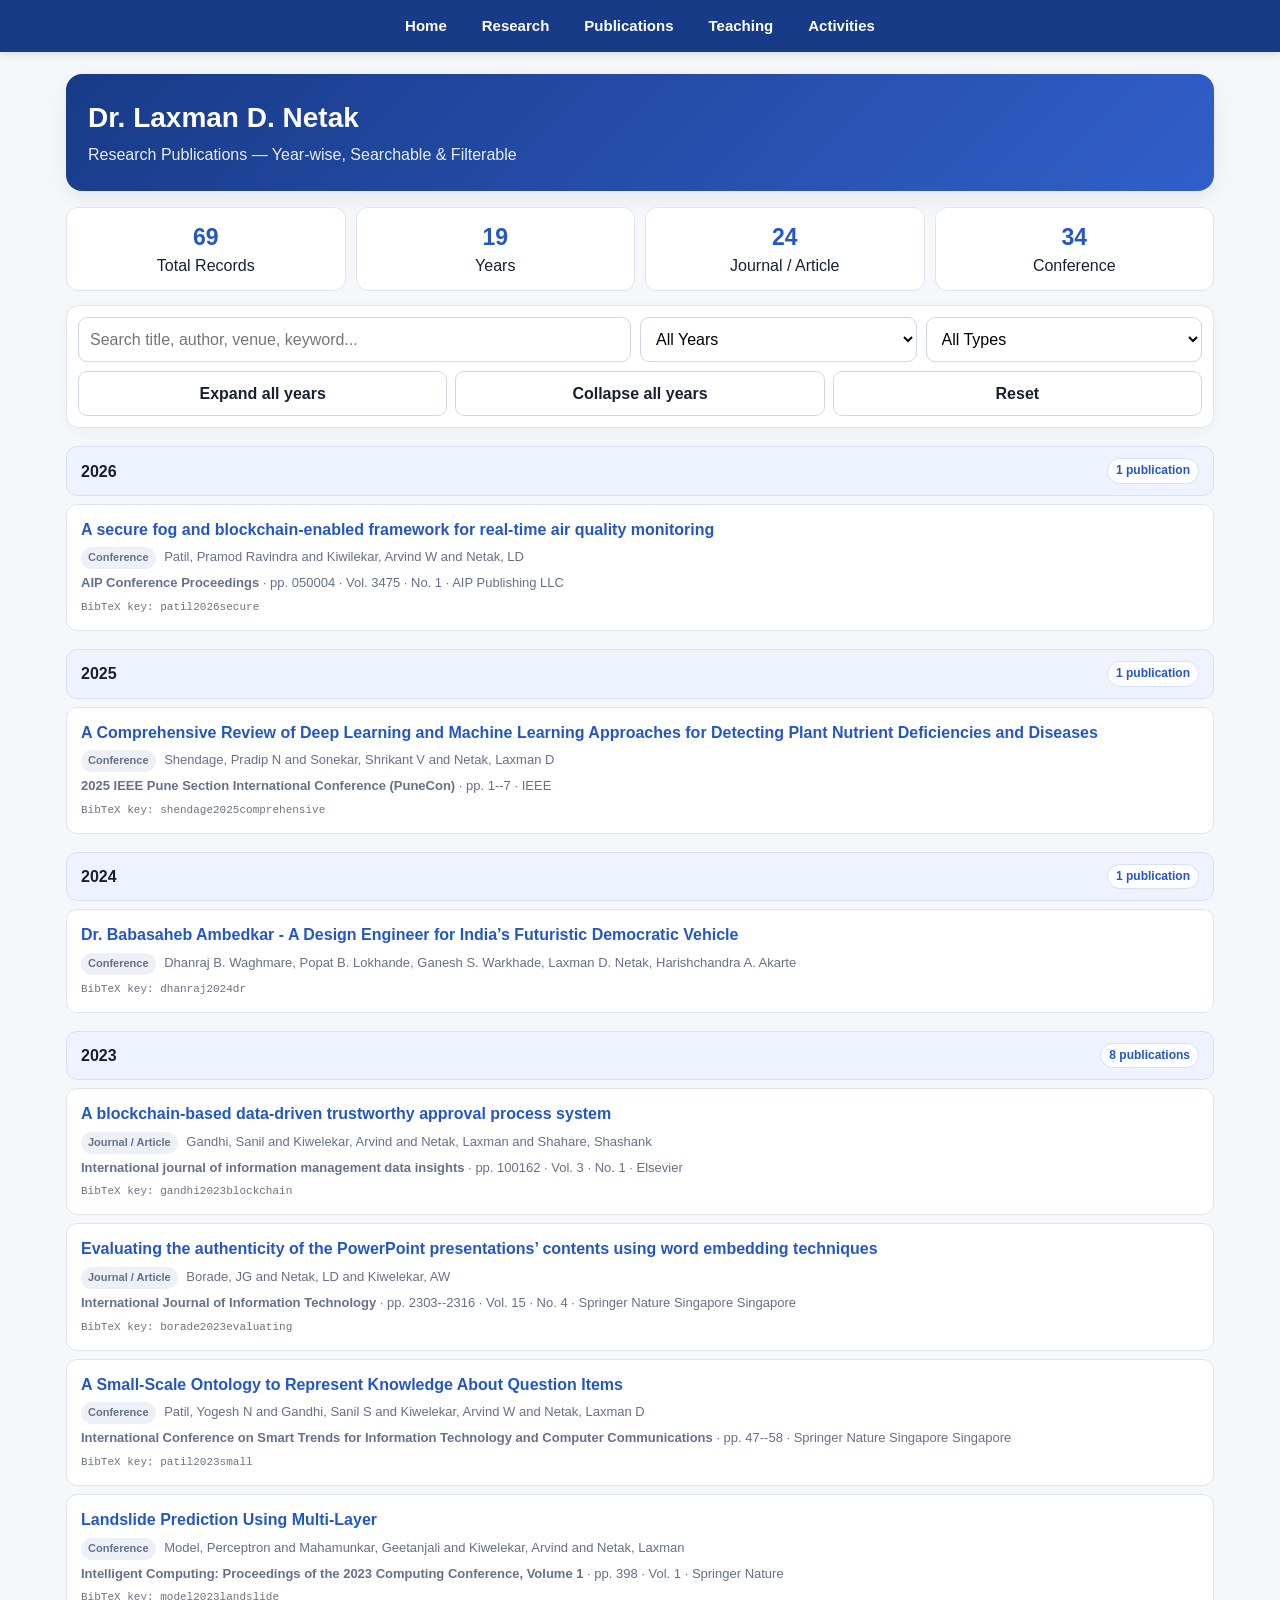
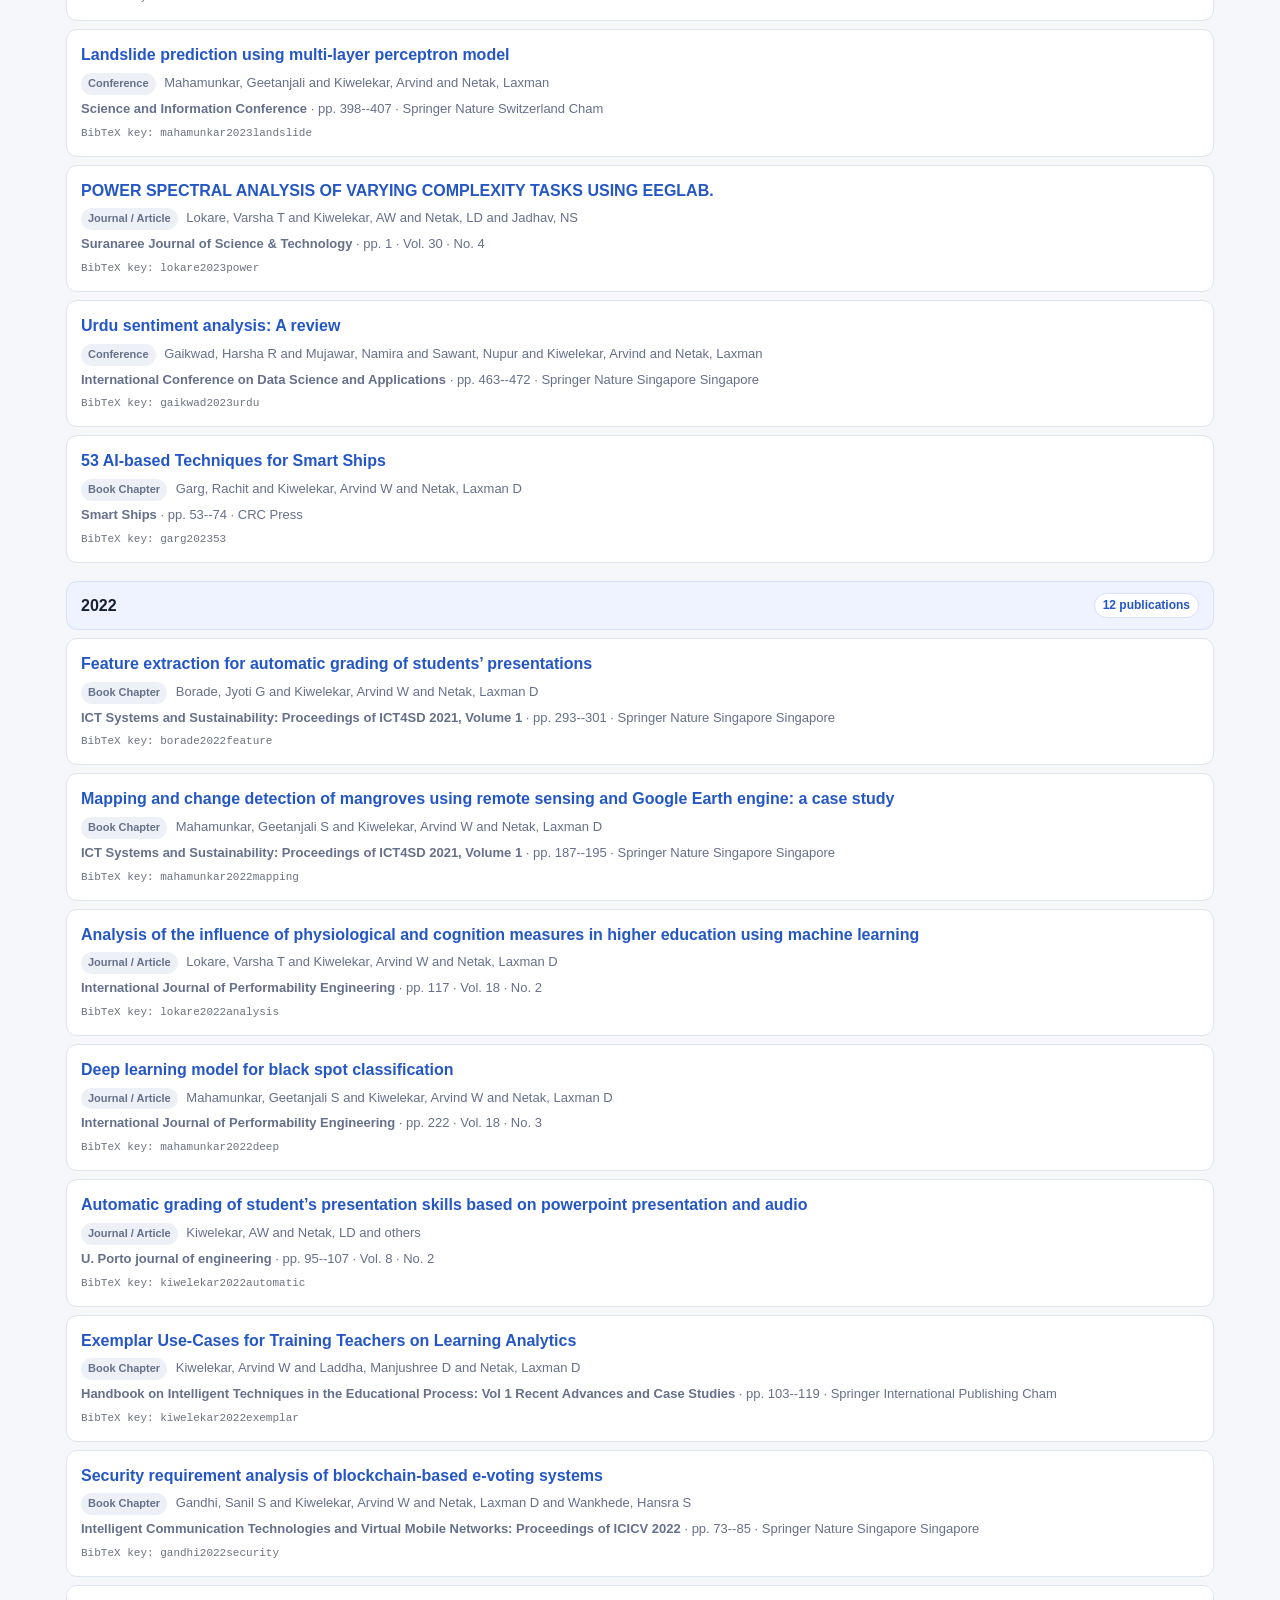
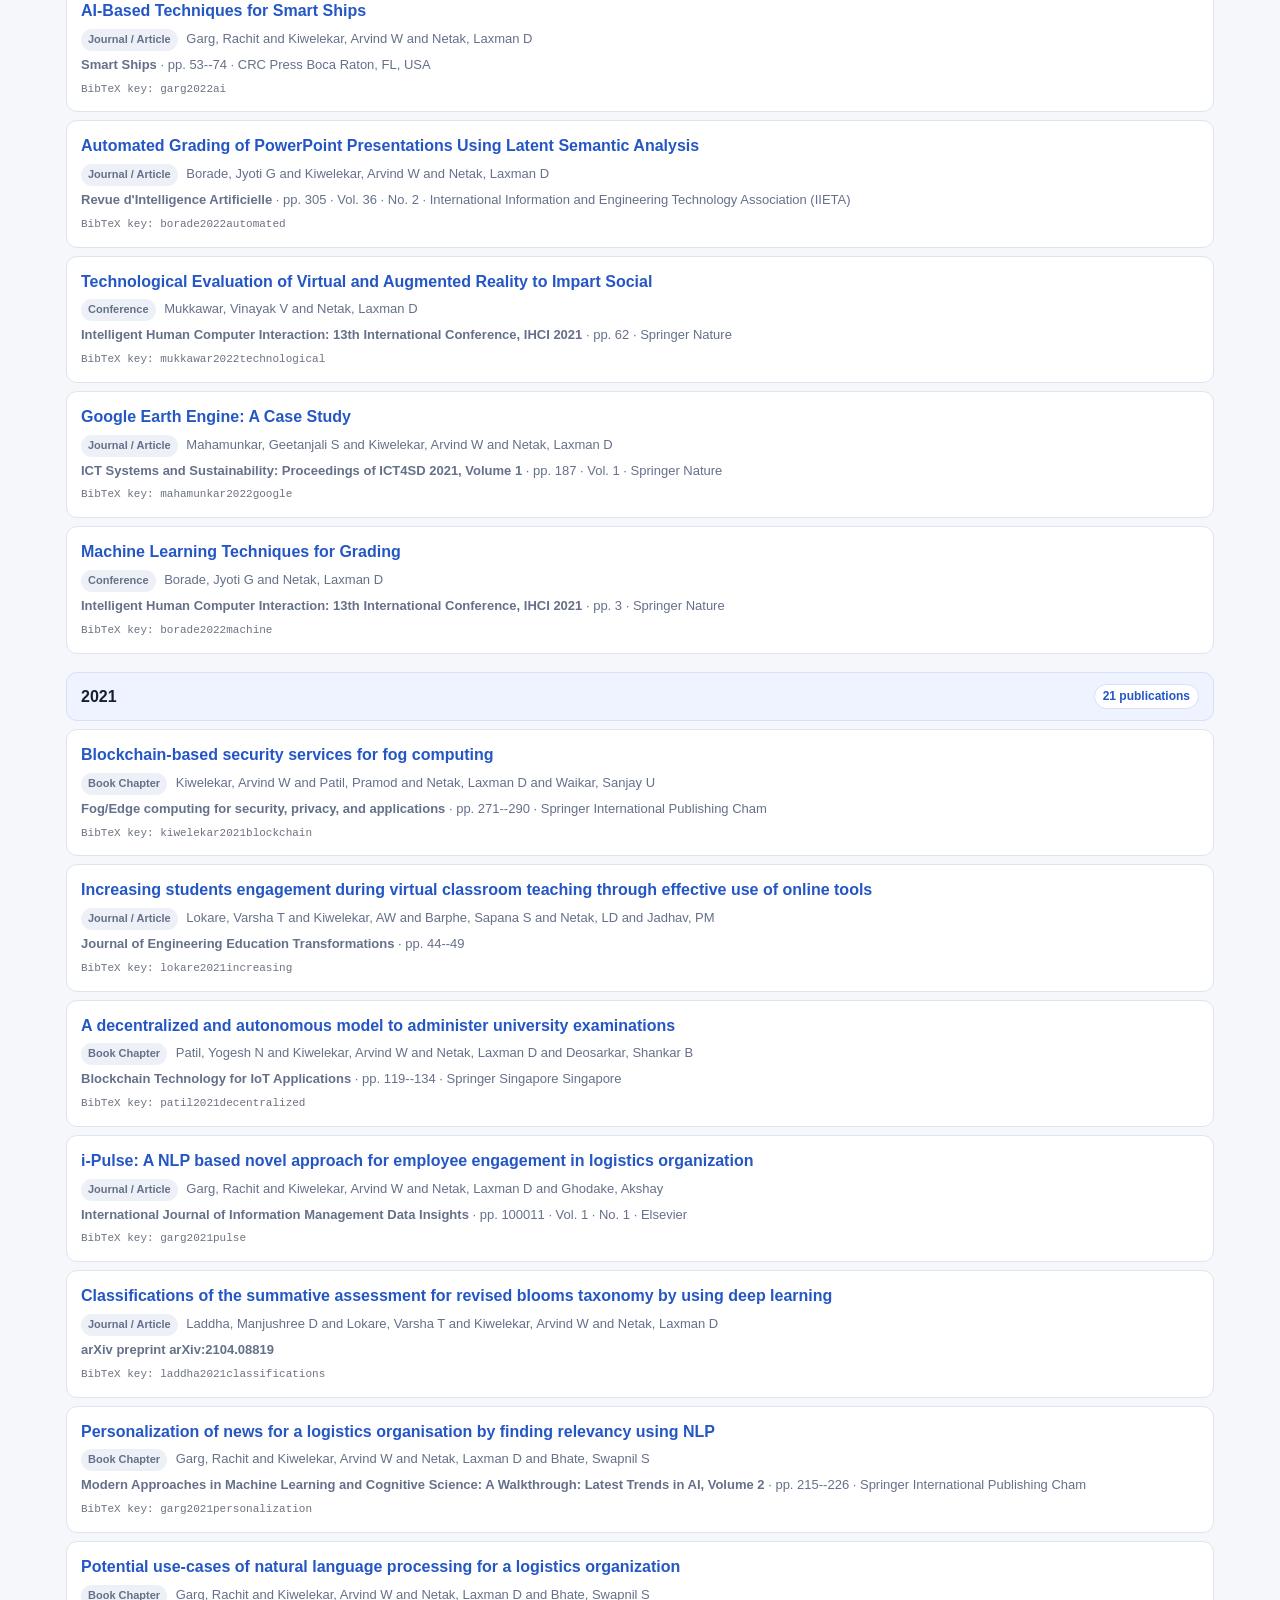
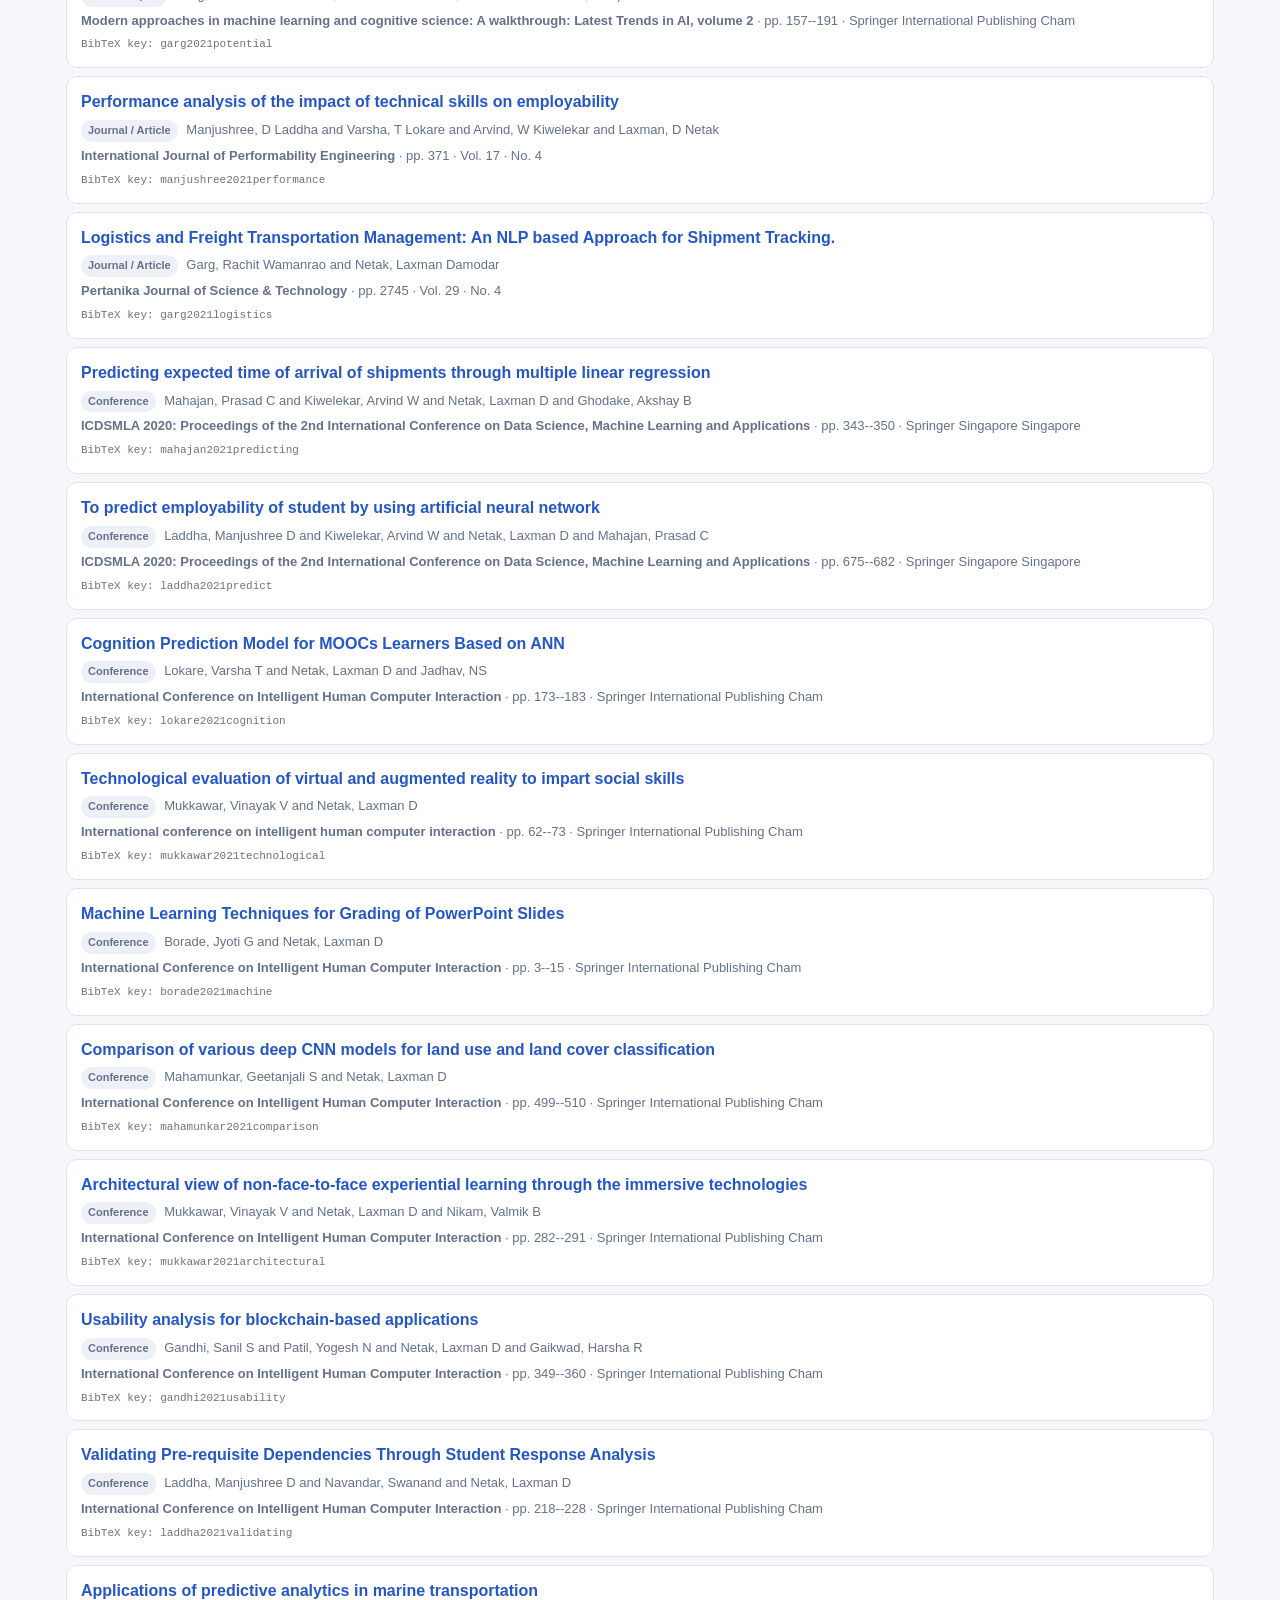
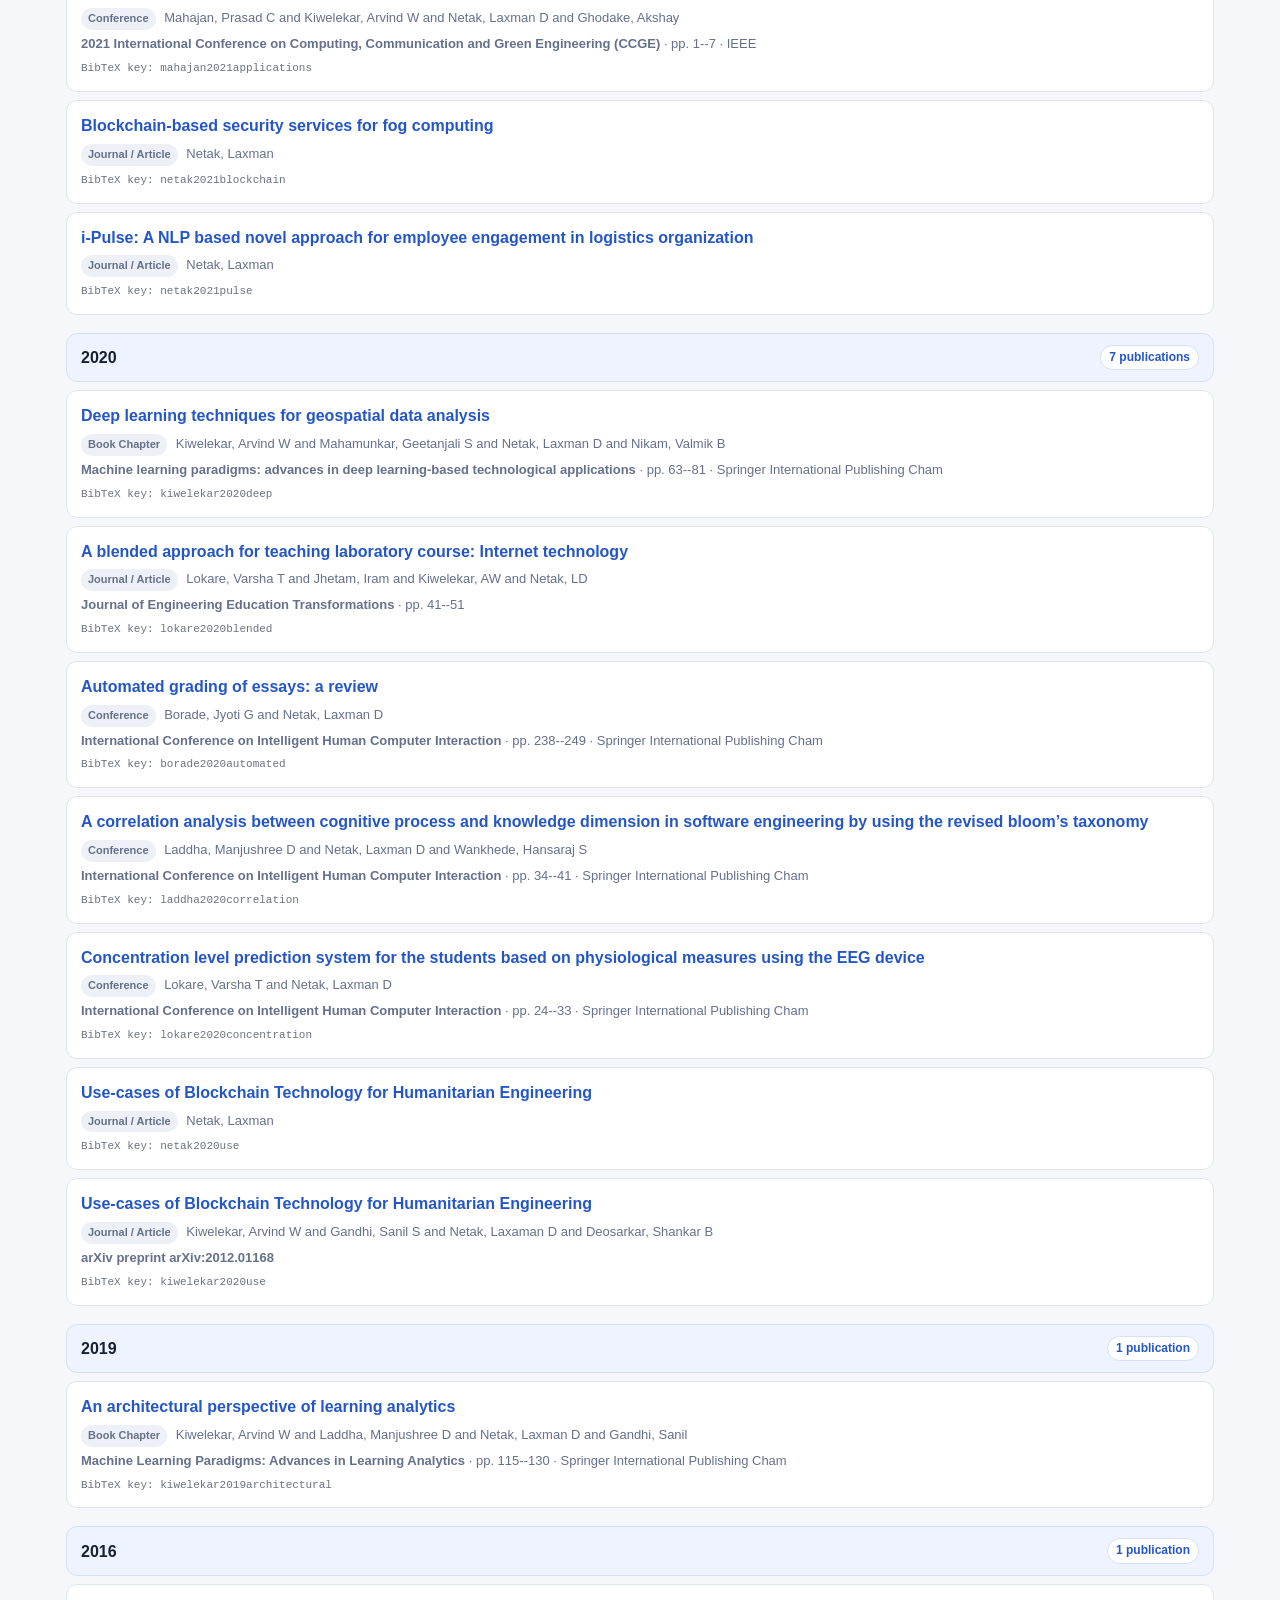
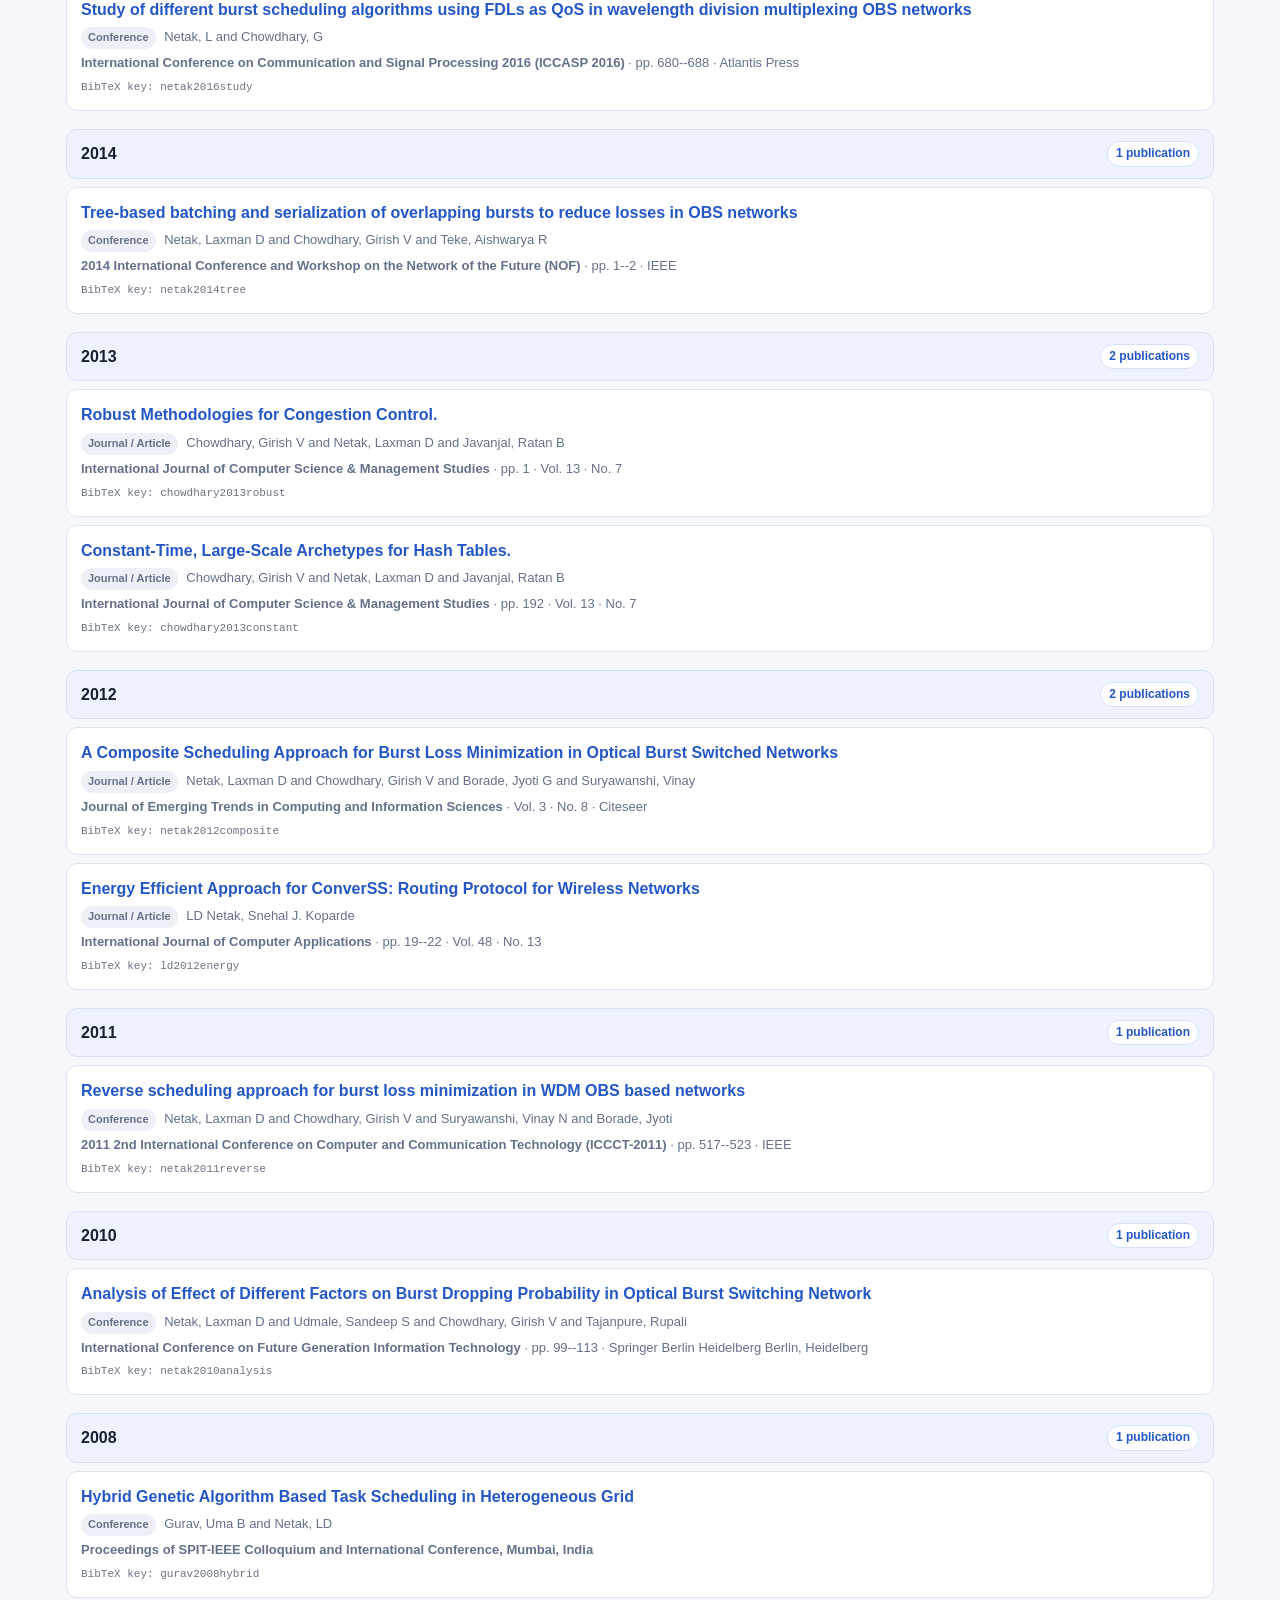
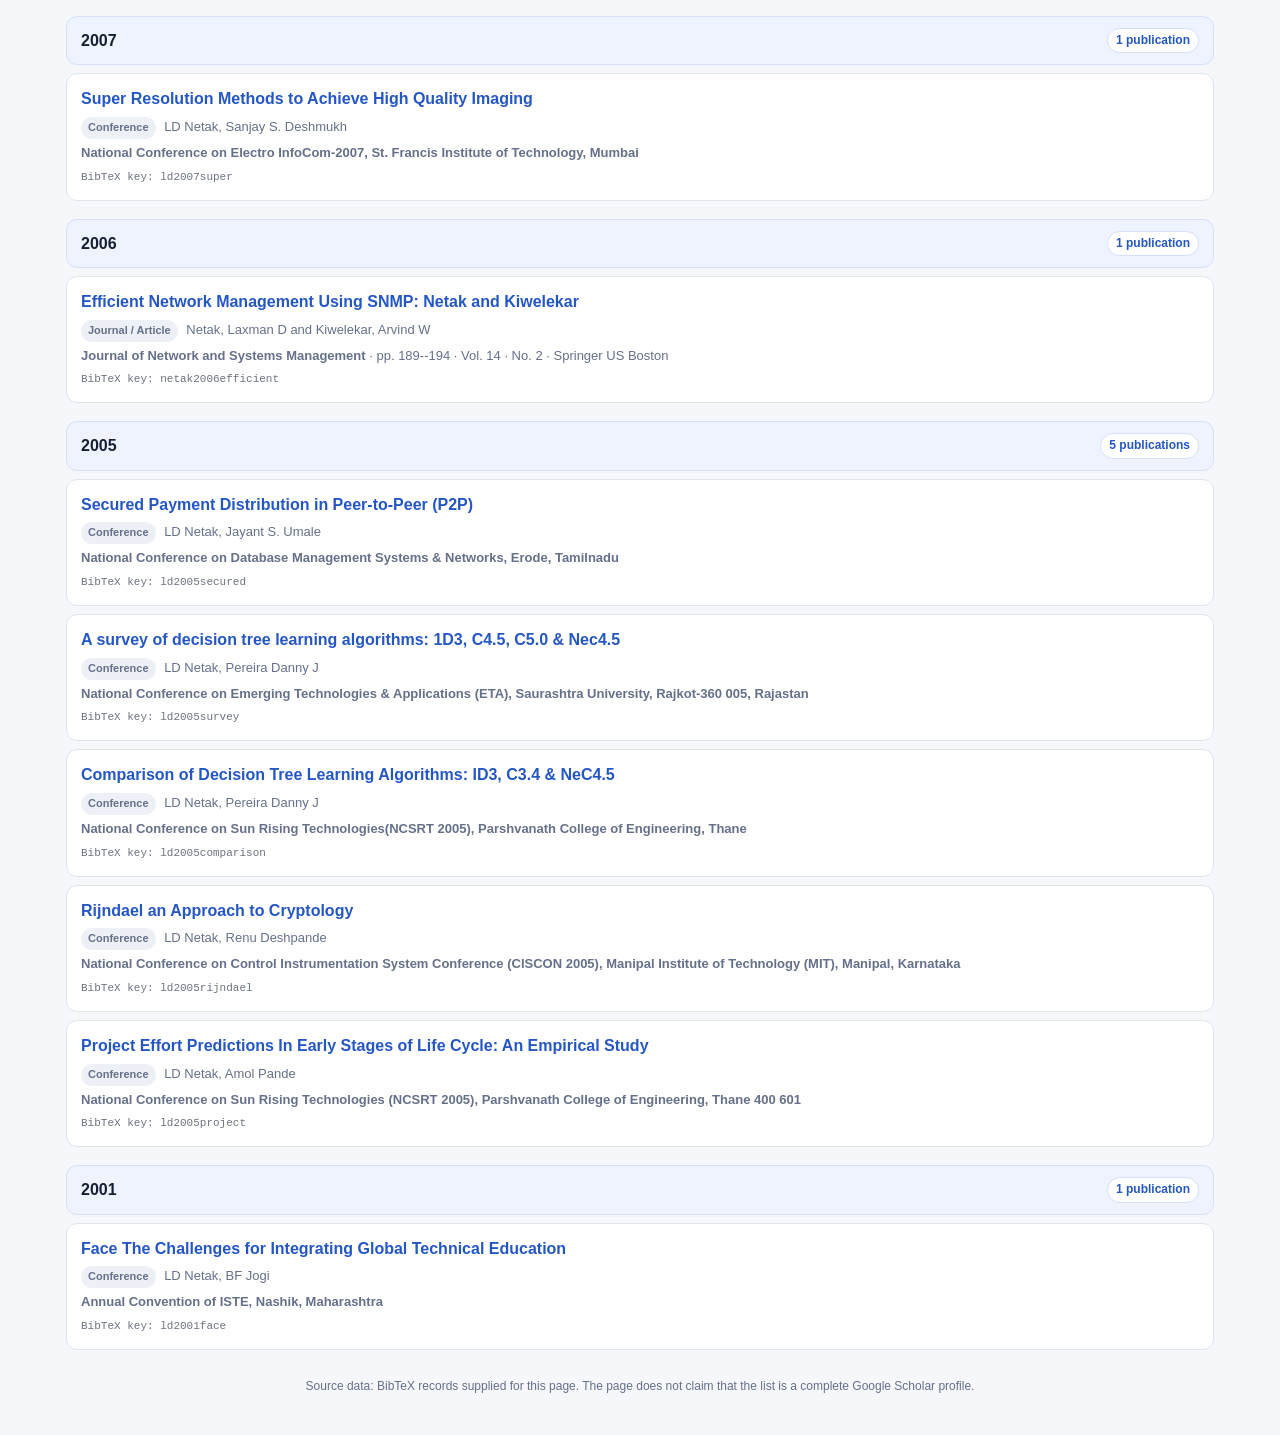
<file: publications(1)(1).html>
<!DOCTYPE html>
<html lang="en">

<head>
<meta charset="UTF-8">
<meta name="viewport" content="width=device-width, initial-scale=1.0">

<title>Dr. Laxman D. Netak — Research Publications</title>

<style>

:root{
    --bg:#f5f7fb;
    --card:#fff;
    --ink:#172033;
    --muted:#65708a;
    --accent:#2457c5;
    --line:#dfe5ef;
    --soft:#eef3ff;
}

*{
    box-sizing:border-box;
}

body{
    margin:0;
    background:var(--bg);
    font-family:Arial,Helvetica,sans-serif;
    color:var(--ink);
    line-height:1.45;
}


/* =========================================================
   NAVIGATION BAR - DARK BLUE
   ========================================================= */

.navbar{
    background:#183b87;
    display:flex;
    justify-content:center;
    align-items:center;
    gap:35px;
    padding:15px 20px;
    position:sticky;
    top:0;
    z-index:10;
    box-shadow:0 2px 8px #00000020;
}

.navbar a{
    color:#ffffff;
    text-decoration:none;
    font-weight:600;
    font-size:15px;
    transition:color 0.2s ease;
}

.navbar a:hover{
    color:#dbe7ff;
}


/* =========================================================
   MAIN CONTAINER
   ========================================================= */

.container{
    max-width:1180px;
    margin:auto;
    padding:22px 16px 40px;
}


/* =========================================================
   HERO
   ========================================================= */

.hero{
    background:linear-gradient(135deg,#183b87,#315fca);
    color:#fff;
    border-radius:16px;
    padding:24px 22px;
    margin-bottom:16px;
    box-shadow:0 8px 25px #0001;
}

.hero h1{
    margin:0 0 5px;
    font-size:28px;
}

.hero p{
    margin:0;
    opacity:.9;
}


/* =========================================================
   STATISTICS
   ========================================================= */

.stats{
    display:grid;
    grid-template-columns:repeat(4,1fr);
    gap:10px;
    margin:14px 0;
}

.stat{
    background:var(--card);
    border:1px solid var(--line);
    border-radius:12px;
    padding:13px;
    text-align:center;
}

.stat b{
    display:block;
    font-size:23px;
    color:var(--accent);
}


/* =========================================================
   SEARCH AND FILTER CONTROLS
   ========================================================= */

.controls{
    position:sticky;
    top:65px;
    z-index:5;
    background:#ffffffef;
    backdrop-filter:blur(8px);
    border:1px solid var(--line);
    border-radius:13px;
    padding:11px;
    margin:12px 0 18px;
    box-shadow:0 5px 18px #0000000a;
}

.grid{
    display:grid;
    grid-template-columns:2fr 1fr 1fr;
    gap:9px;
}

input,
select,
button{
    width:100%;
    padding:10px 11px;
    border:1px solid #cfd7e5;
    border-radius:9px;
    background:#fff;
    font:inherit;
}

button{
    cursor:pointer;
    background:var(--accent);
    color:#fff;
    border-color:var(--accent);
    font-weight:600;
}

button.secondary{
    background:#fff;
    color:var(--ink);
    border-color:#cfd7e5;
}

button.secondary:hover{
    background:var(--soft);
}


/* =========================================================
   YEAR SECTIONS
   ========================================================= */

.year{
    margin:18px 0;
}

.year summary{
    list-style:none;
    cursor:pointer;
    background:var(--soft);
    border:1px solid #d6e0fa;
    border-radius:11px;
    padding:11px 14px;
    font-weight:700;
    display:flex;
    justify-content:space-between;
    align-items:center;
}

.year summary::-webkit-details-marker{
    display:none;
}

.count{
    font-size:12px;
    background:#fff;
    border:1px solid #d6e0fa;
    padding:3px 8px;
    border-radius:20px;
    color:var(--accent);
}


/* =========================================================
   PUBLICATION CARD
   ========================================================= */

.pub{
    background:var(--card);
    border:1px solid var(--line);
    border-radius:11px;
    padding:14px;
    margin:8px 0;
}

.pub h3{
    font-size:16px;
    line-height:1.35;
    margin:0 0 7px;
}


/* =========================================================
   PUBLICATION TITLE LINK
   ========================================================= */

.pub h3 a{
    color:var(--accent);
    text-decoration:none;
}

.pub h3 a:hover{
    text-decoration:underline;
}


/* =========================================================
   META INFORMATION
   ========================================================= */

.meta{
    color:var(--muted);
    font-size:13px;
}

.badge{
    display:inline-block;
    padding:3px 7px;
    border-radius:20px;
    background:#edf1f7;
    margin-right:5px;
    font-size:11px;
    font-weight:700;
}

.key{
    font-family:monospace;
    color:#6b7280;
    font-size:11px;
    margin-top:7px;
}


/* =========================================================
   EMPTY RESULT
   ========================================================= */

.empty{
    text-align:center;
    padding:35px;
    color:var(--muted);
    display:none;
}


/* =========================================================
   FOOTER
   ========================================================= */

.footer{
    margin-top:28px;
    color:var(--muted);
    font-size:12px;
    text-align:center;
}


/* =========================================================
   MOBILE RESPONSIVE
   ========================================================= */

@media(max-width:720px){

    .navbar{
        gap:15px;
        padding:12px 10px;
        flex-wrap:wrap;
    }

    .navbar a{
        font-size:13px;
    }

    .stats{
        grid-template-columns:repeat(2,1fr);
    }

    .grid{
        grid-template-columns:1fr;
    }

    .hero h1{
        font-size:23px;
    }

    .controls{
        top:55px;
    }

}

</style>
</head>


<body>


<!-- =========================================================
     NAVIGATION BAR
     ========================================================= -->

<div class="navbar">

    <a href="index.html">Home</a>

    <a href="research.html">Research</a>

    <a href="publications.html">Publications</a>

    <a href="teaching.html">Teaching</a>

    <a href="Activities.html">Activities</a>

</div>


<!-- =========================================================
     MAIN CONTENT
     ========================================================= -->

<div class="container">


<!-- =========================================================
     HERO SECTION
     ========================================================= -->

<section class="hero">

    <h1>Dr. Laxman D. Netak</h1>

    <p>
        Research Publications — Year-wise, Searchable & Filterable
    </p>

</section>


<!-- =========================================================
     STATISTICS
     ========================================================= -->

<div class="stats">

    <div class="stat">
        <b id="total">0</b>
        Total Records
    </div>

    <div class="stat">
        <b id="years">0</b>
        Years
    </div>

    <div class="stat">
        <b id="journals">0</b>
        Journal / Article
    </div>

    <div class="stat">
        <b id="conf">0</b>
        Conference
    </div>

</div>


<!-- =========================================================
     SEARCH AND FILTER
     ========================================================= -->

<div class="controls">

    <div class="grid">

        <input
            id="search"
            placeholder="Search title, author, venue, keyword..."
        >

        <select id="year">

            <option value="">
                All Years
            </option>

        </select>


        <select id="type">

            <option value="">
                All Types
            </option>

            <option>
                Journal / Article
            </option>

            <option>
                Conference
            </option>

            <option>
                Book Chapter
            </option>

        </select>

    </div>


    <div style="display:flex;gap:8px;margin-top:9px">

        <button
            class="secondary"
            id="expand"
        >
            Expand all years
        </button>

        <button
            class="secondary"
            id="collapse"
        >
            Collapse all years
        </button>

        <button
            class="secondary"
            id="reset"
        >
            Reset
        </button>

    </div>

</div>


<!-- =========================================================
     PUBLICATION RESULTS
     ========================================================= -->

<div id="results"></div>


<div id="empty" class="empty">

    No publications match your search.

</div>


<!-- =========================================================
     FOOTER
     ========================================================= -->

<div class="footer">

    Source data: BibTeX records supplied for this page.
    The page does not claim that the list is a complete Google Scholar profile.

</div>


</div>


<script>


/* =========================================================
   PUBLICATION DATA
   ========================================================= */

const publications = [

{
    key:"netak2016study",
    type:"Conference",
    year:"2016",
    title:"Study of different burst scheduling algorithms using FDLs as QoS in wavelength division multiplexing OBS networks",
    author:"Netak, L and Chowdhary, G",
    venue:"International Conference on Communication and Signal Processing 2016 (ICCASP 2016)",
    pages:"680--688",
    volume:"",
    number:"",
    publisher:"Atlantis Press"
},

{
    key:"gurav2008hybrid",
    type:"Conference",
    year:"2008",
    title:"Hybrid Genetic Algorithm Based Task Scheduling in Heterogeneous Grid",
    author:"Gurav, Uma B and Netak, LD",
    venue:"Proceedings of SPIT-IEEE Colloquium and International Conference, Mumbai, India",
    pages:"",
    volume:"",
    number:"",
    publisher:""
},

{
    key:"kiwelekar2019architectural",
    type:"Book Chapter",
    year:"2019",
    title:"An architectural perspective of learning analytics",
    author:"Kiwelekar, Arvind W and Laddha, Manjushree D and Netak, Laxman D and Gandhi, Sanil",
    venue:"Machine Learning Paradigms: Advances in Learning Analytics",
    pages:"115--130",
    volume:"",
    number:"",
    publisher:"Springer International Publishing Cham"
},

{
    key:"netak2006efficient",
    type:"Journal / Article",
    year:"2006",
    title:"Efficient Network Management Using SNMP: Netak and Kiwelekar",
    author:"Netak, Laxman D and Kiwelekar, Arvind W",
    venue:"Journal of Network and Systems Management",
    pages:"189--194",
    volume:"14",
    number:"2",
    publisher:"Springer US Boston"
},

{
    key:"netak2012composite",
    type:"Journal / Article",
    year:"2012",
    title:"A Composite Scheduling Approach for Burst Loss Minimization in Optical Burst Switched Networks",
    author:"Netak, Laxman D and Chowdhary, Girish V and Borade, Jyoti G and Suryawanshi, Vinay",
    venue:"Journal of Emerging Trends in Computing and Information Sciences",
    pages:"",
    volume:"3",
    number:"8",
    publisher:"Citeseer"
},

{
    key:"netak2011reverse",
    type:"Conference",
    year:"2011",
    title:"Reverse scheduling approach for burst loss minimization in WDM OBS based networks",
    author:"Netak, Laxman D and Chowdhary, Girish V and Suryawanshi, Vinay N and Borade, Jyoti",
    venue:"2011 2nd International Conference on Computer and Communication Technology (ICCCT-2011)",
    pages:"517--523",
    volume:"",
    number:"",
    publisher:"IEEE"
},

{
    key:"netak2010analysis",
    type:"Conference",
    year:"2010",
    title:"Analysis of Effect of Different Factors on Burst Dropping Probability in Optical Burst Switching Network",
    author:"Netak, Laxman D and Udmale, Sandeep S and Chowdhary, Girish V and Tajanpure, Rupali",
    venue:"International Conference on Future Generation Information Technology",
    pages:"99--113",
    volume:"",
    number:"",
    publisher:"Springer Berlin Heidelberg Berlin, Heidelberg"
},

{
    key:"netak2014tree",
    type:"Conference",
    year:"2014",
    title:"Tree-based batching and serialization of overlapping bursts to reduce losses in OBS networks",
    author:"Netak, Laxman D and Chowdhary, Girish V and Teke, Aishwarya R",
    venue:"2014 International Conference and Workshop on the Network of the Future (NOF)",
    pages:"1--2",
    volume:"",
    number:"",
    publisher:"IEEE"
},

{
    key:"kiwelekar2020deep",
    type:"Book Chapter",
    year:"2020",
    title:"Deep learning techniques for geospatial data analysis",
    author:"Kiwelekar, Arvind W and Mahamunkar, Geetanjali S and Netak, Laxman D and Nikam, Valmik B",
    venue:"Machine learning paradigms: advances in deep learning-based technological applications",
    pages:"63--81",
    volume:"",
    number:"",
    publisher:"Springer International Publishing Cham"
},

{
    key:"lokare2020blended",
    type:"Journal / Article",
    year:"2020",
    title:"A blended approach for teaching laboratory course: Internet technology",
    author:"Lokare, Varsha T and Jhetam, Iram and Kiwelekar, AW and Netak, LD",
    venue:"Journal of Engineering Education Transformations",
    pages:"41--51",
    volume:"",
    number:"",
    publisher:""
},

{
    key:"kiwelekar2021blockchain",
    type:"Book Chapter",
    year:"2021",
    title:"Blockchain-based security services for fog computing",
    author:"Kiwelekar, Arvind W and Patil, Pramod and Netak, Laxman D and Waikar, Sanjay U",
    venue:"Fog/Edge computing for security, privacy, and applications",
    pages:"271--290",
    volume:"",
    number:"",
    publisher:"Springer International Publishing Cham"
},

{
    key:"lokare2021increasing",
    type:"Journal / Article",
    year:"2021",
    title:"Increasing students engagement during virtual classroom teaching through effective use of online tools",
    author:"Lokare, Varsha T and Kiwelekar, AW and Barphe, Sapana S and Netak, LD and Jadhav, PM",
    venue:"Journal of Engineering Education Transformations",
    pages:"44--49",
    volume:"",
    number:"",
    publisher:""
},

{
    key:"borade2020automated",
    type:"Conference",
    year:"2020",
    title:"Automated grading of essays: a review",
    author:"Borade, Jyoti G and Netak, Laxman D",
    venue:"International Conference on Intelligent Human Computer Interaction",
    pages:"238--249",
    volume:"",
    number:"",
    publisher:"Springer International Publishing Cham"
},

{
    key:"laddha2020correlation",
    type:"Conference",
    year:"2020",
    title:"A correlation analysis between cognitive process and knowledge dimension in software engineering by using the revised bloom’s taxonomy",
    author:"Laddha, Manjushree D and Netak, Laxman D and Wankhede, Hansaraj S",
    venue:"International Conference on Intelligent Human Computer Interaction",
    pages:"34--41",
    volume:"",
    number:"",
    publisher:"Springer International Publishing Cham"
},

{
    key:"lokare2020concentration",
    type:"Conference",
    year:"2020",
    title:"Concentration level prediction system for the students based on physiological measures using the EEG device",
    author:"Lokare, Varsha T and Netak, Laxman D",
    venue:"International Conference on Intelligent Human Computer Interaction",
    pages:"24--33",
    volume:"",
    number:"",
    publisher:"Springer International Publishing Cham"
},

{
    key:"patil2021decentralized",
    type:"Book Chapter",
    year:"2021",
    title:"A decentralized and autonomous model to administer university examinations",
    author:"Patil, Yogesh N and Kiwelekar, Arvind W and Netak, Laxman D and Deosarkar, Shankar B",
    venue:"Blockchain Technology for IoT Applications",
    pages:"119--134",
    volume:"",
    number:"",
    publisher:"Springer Singapore Singapore"
},

{
    key:"garg2021pulse",
    type:"Journal / Article",
    year:"2021",
    title:"i-Pulse: A NLP based novel approach for employee engagement in logistics organization",
    author:"Garg, Rachit and Kiwelekar, Arvind W and Netak, Laxman D and Ghodake, Akshay",
    venue:"International Journal of Information Management Data Insights",
    pages:"100011",
    volume:"1",
    number:"1",
    publisher:"Elsevier"
},

{
    key:"laddha2021classifications",
    type:"Journal / Article",
    year:"2021",
    title:"Classifications of the summative assessment for revised blooms taxonomy by using deep learning",
    author:"Laddha, Manjushree D and Lokare, Varsha T and Kiwelekar, Arvind W and Netak, Laxman D",
    venue:"arXiv preprint arXiv:2104.08819",
    pages:"",
    volume:"",
    number:"",
    publisher:""
},

{
    key:"garg2021personalization",
    type:"Book Chapter",
    year:"2021",
    title:"Personalization of news for a logistics organisation by finding relevancy using NLP",
    author:"Garg, Rachit and Kiwelekar, Arvind W and Netak, Laxman D and Bhate, Swapnil S",
    venue:"Modern Approaches in Machine Learning and Cognitive Science: A Walkthrough: Latest Trends in AI, Volume 2",
    pages:"215--226",
    volume:"",
    number:"",
    publisher:"Springer International Publishing Cham"
},

{
    key:"garg2021potential",
    type:"Book Chapter",
    year:"2021",
    title:"Potential use-cases of natural language processing for a logistics organization",
    author:"Garg, Rachit and Kiwelekar, Arvind W and Netak, Laxman D and Bhate, Swapnil S",
    venue:"Modern approaches in machine learning and cognitive science: A walkthrough: Latest Trends in AI, volume 2",
    pages:"157--191",
    volume:"",
    number:"",
    publisher:"Springer International Publishing Cham"
},

{
    key:"manjushree2021performance",
    type:"Journal / Article",
    year:"2021",
    title:"Performance analysis of the impact of technical skills on employability",
    author:"Manjushree, D Laddha and Varsha, T Lokare and Arvind, W Kiwelekar and Laxman, D Netak",
    venue:"International Journal of Performability Engineering",
    pages:"371",
    volume:"17",
    number:"4",
    publisher:""
},

{
    key:"garg2021logistics",
    type:"Journal / Article",
    year:"2021",
    title:"Logistics and Freight Transportation Management: An NLP based Approach for Shipment Tracking.",
    author:"Garg, Rachit Wamanrao and Netak, Laxman Damodar",
    venue:"Pertanika Journal of Science & Technology",
    pages:"2745",
    volume:"29",
    number:"4",
    publisher:""
},

{
    key:"mahajan2021predicting",
    type:"Conference",
    year:"2021",
    title:"Predicting expected time of arrival of shipments through multiple linear regression",
    author:"Mahajan, Prasad C and Kiwelekar, Arvind W and Netak, Laxman D and Ghodake, Akshay B",
    venue:"ICDSMLA 2020: Proceedings of the 2nd International Conference on Data Science, Machine Learning and Applications",
    pages:"343--350",
    volume:"",
    number:"",
    publisher:"Springer Singapore Singapore"
},

{
    key:"laddha2021predict",
    type:"Conference",
    year:"2021",
    title:"To predict employability of student by using artificial neural network",
    author:"Laddha, Manjushree D and Kiwelekar, Arvind W and Netak, Laxman D and Mahajan, Prasad C",
    venue:"ICDSMLA 2020: Proceedings of the 2nd International Conference on Data Science, Machine Learning and Applications",
    pages:"675--682",
    volume:"",
    number:"",
    publisher:"Springer Singapore Singapore"
},

{
    key:"borade2022feature",
    type:"Book Chapter",
    year:"2022",
    title:"Feature extraction for automatic grading of students’ presentations",
    author:"Borade, Jyoti G and Kiwelekar, Arvind W and Netak, Laxman D",
    venue:"ICT Systems and Sustainability: Proceedings of ICT4SD 2021, Volume 1",
    pages:"293--301",
    volume:"",
    number:"",
    publisher:"Springer Nature Singapore Singapore"
},

{
    key:"mahamunkar2022mapping",
    type:"Book Chapter",
    year:"2022",
    title:"Mapping and change detection of mangroves using remote sensing and Google Earth engine: a case study",
    author:"Mahamunkar, Geetanjali S and Kiwelekar, Arvind W and Netak, Laxman D",
    venue:"ICT Systems and Sustainability: Proceedings of ICT4SD 2021, Volume 1",
    pages:"187--195",
    volume:"",
    number:"",
    publisher:"Springer Nature Singapore Singapore"
},

{
    key:"lokare2022analysis",
    type:"Journal / Article",
    year:"2022",
    title:"Analysis of the influence of physiological and cognition measures in higher education using machine learning",
    author:"Lokare, Varsha T and Kiwelekar, Arvind W and Netak, Laxman D",
    venue:"International Journal of Performability Engineering",
    pages:"117",
    volume:"18",
    number:"2",
    publisher:""
},

{
    key:"lokare2021cognition",
    type:"Conference",
    year:"2021",
    title:"Cognition Prediction Model for MOOCs Learners Based on ANN",
    author:"Lokare, Varsha T and Netak, Laxman D and Jadhav, NS",
    venue:"International Conference on Intelligent Human Computer Interaction",
    pages:"173--183",
    volume:"",
    number:"",
    publisher:"Springer International Publishing Cham"
},

{
    key:"mukkawar2021technological",
    type:"Conference",
    year:"2021",
    title:"Technological evaluation of virtual and augmented reality to impart social skills",
    author:"Mukkawar, Vinayak V and Netak, Laxman D",
    venue:"International conference on intelligent human computer interaction",
    pages:"62--73",
    volume:"",
    number:"",
    publisher:"Springer International Publishing Cham"
},

{
    key:"borade2021machine",
    type:"Conference",
    year:"2021",
    title:"Machine Learning Techniques for Grading of PowerPoint Slides",
    author:"Borade, Jyoti G and Netak, Laxman D",
    venue:"International Conference on Intelligent Human Computer Interaction",
    pages:"3--15",
    volume:"",
    number:"",
    publisher:"Springer International Publishing Cham"
},

{
    key:"mahamunkar2022deep",
    type:"Journal / Article",
    year:"2022",
    title:"Deep learning model for black spot classification",
    author:"Mahamunkar, Geetanjali S and Kiwelekar, Arvind W and Netak, Laxman D",
    venue:"International Journal of Performability Engineering",
    pages:"222",
    volume:"18",
    number:"3",
    publisher:""
},

{
    key:"mahamunkar2021comparison",
    type:"Conference",
    year:"2021",
    title:"Comparison of various deep CNN models for land use and land cover classification",
    author:"Mahamunkar, Geetanjali S and Netak, Laxman D",
    venue:"International Conference on Intelligent Human Computer Interaction",
    pages:"499--510",
    volume:"",
    number:"",
    publisher:"Springer International Publishing Cham"
},

{
    key:"mukkawar2021architectural",
    type:"Conference",
    year:"2021",
    title:"Architectural view of non-face-to-face experiential learning through the immersive technologies",
    author:"Mukkawar, Vinayak V and Netak, Laxman D and Nikam, Valmik B",
    venue:"International Conference on Intelligent Human Computer Interaction",
    pages:"282--291",
    volume:"",
    number:"",
    publisher:"Springer International Publishing Cham"
},

{
    key:"gandhi2021usability",
    type:"Conference",
    year:"2021",
    title:"Usability analysis for blockchain-based applications",
    author:"Gandhi, Sanil S and Patil, Yogesh N and Netak, Laxman D and Gaikwad, Harsha R",
    venue:"International Conference on Intelligent Human Computer Interaction",
    pages:"349--360",
    volume:"",
    number:"",
    publisher:"Springer International Publishing Cham"
},

{
    key:"laddha2021validating",
    type:"Conference",
    year:"2021",
    title:"Validating Pre-requisite Dependencies Through Student Response Analysis",
    author:"Laddha, Manjushree D and Navandar, Swanand and Netak, Laxman D",
    venue:"International Conference on Intelligent Human Computer Interaction",
    pages:"218--228",
    volume:"",
    number:"",
    publisher:"Springer International Publishing Cham"
},

{
    key:"kiwelekar2022automatic",
    type:"Journal / Article",
    year:"2022",
    title:"Automatic grading of student’s presentation skills based on powerpoint presentation and audio",
    author:"Kiwelekar, AW and Netak, LD and others",
    venue:"U. Porto journal of engineering",
    pages:"95--107",
    volume:"8",
    number:"2",
    publisher:""
},

{
    key:"mahajan2021applications",
    type:"Conference",
    year:"2021",
    title:"Applications of predictive analytics in marine transportation",
    author:"Mahajan, Prasad C and Kiwelekar, Arvind W and Netak, Laxman D and Ghodake, Akshay",
    venue:"2021 International Conference on Computing, Communication and Green Engineering (CCGE)",
    pages:"1--7",
    volume:"",
    number:"",
    publisher:"IEEE"
},

{
    key:"kiwelekar2022exemplar",
    type:"Book Chapter",
    year:"2022",
    title:"Exemplar Use-Cases for Training Teachers on Learning Analytics",
    author:"Kiwelekar, Arvind W and Laddha, Manjushree D and Netak, Laxman D",
    venue:"Handbook on Intelligent Techniques in the Educational Process: Vol 1 Recent Advances and Case Studies",
    pages:"103--119",
    volume:"",
    number:"",
    publisher:"Springer International Publishing Cham"
},

{
    key:"gandhi2022security",
    type:"Book Chapter",
    year:"2022",
    title:"Security requirement analysis of blockchain-based e-voting systems",
    author:"Gandhi, Sanil S and Kiwelekar, Arvind W and Netak, Laxman D and Wankhede, Hansra S",
    venue:"Intelligent Communication Technologies and Virtual Mobile Networks: Proceedings of ICICV 2022",
    pages:"73--85",
    volume:"",
    number:"",
    publisher:"Springer Nature Singapore Singapore"
},

{
    key:"ld2001face",
    type:"Conference",
    year:"2001",
    title:"Face The Challenges for Integrating Global Technical Education",
    author:"LD Netak, BF Jogi",
    venue:"Annual Convention of ISTE, Nashik, Maharashtra",
    pages:"",
    volume:"",
    number:"",
    publisher:""
},

{
    key:"ld2005secured",
    type:"Conference",
    year:"2005",
    title:"Secured Payment Distribution in Peer-to-Peer (P2P)",
    author:"LD Netak, Jayant S. Umale",
    venue:"National Conference on Database Management Systems & Networks, Erode, Tamilnadu",
    pages:"",
    volume:"",
    number:"",
    publisher:""
},

{
    key:"ld2005survey",
    type:"Conference",
    year:"2005",
    title:"A survey of decision tree learning algorithms: 1D3, C4.5, C5.0 & Nec4.5",
    author:"LD Netak, Pereira Danny J",
    venue:"National Conference on Emerging Technologies & Applications (ETA), Saurashtra University, Rajkot-360 005, Rajastan",
    pages:"",
    volume:"",
    number:"",
    publisher:""
},

{
    key:"ld2005comparison",
    type:"Conference",
    year:"2005",
    title:"Comparison of Decision Tree Learning Algorithms: ID3, C3.4 & NeC4.5",
    author:"LD Netak, Pereira Danny J",
    venue:"National Conference on Sun Rising Technologies(NCSRT 2005), Parshvanath College of Engineering, Thane",
    pages:"",
    volume:"",
    number:"",
    publisher:""
},

{
    key:"ld2005rijndael",
    type:"Conference",
    year:"2005",
    title:"Rijndael an Approach to Cryptology",
    author:"LD Netak, Renu Deshpande",
    venue:"National Conference on Control Instrumentation System Conference (CISCON 2005), Manipal Institute of Technology (MIT), Manipal, Karnataka",
    pages:"",
    volume:"",
    number:"",
    publisher:""
},

{
    key:"ld2005project",
    type:"Conference",
    year:"2005",
    title:"Project Effort Predictions In Early Stages of Life Cycle: An Empirical Study",
    author:"LD Netak, Amol Pande",
    venue:"National Conference on Sun Rising Technologies (NCSRT 2005), Parshvanath College of Engineering, Thane 400 601",
    pages:"",
    volume:"",
    number:"",
    publisher:""
},

{
    key:"ld2007super",
    type:"Conference",
    year:"2007",
    title:"Super Resolution Methods to Achieve High Quality Imaging",
    author:"LD Netak, Sanjay S. Deshmukh",
    venue:"National Conference on Electro InfoCom-2007, St. Francis Institute of Technology, Mumbai",
    pages:"",
    volume:"",
    number:"",
    publisher:""
},

{
    key:"ld2012energy",
    type:"Journal / Article",
    year:"2012",
    title:"Energy Efficient Approach for ConverSS: Routing Protocol for Wireless Networks",
    author:"LD Netak, Snehal J. Koparde",
    venue:"International Journal of Computer Applications",
    pages:"19--22",
    volume:"48",
    number:"13",
    publisher:""
},

{
    key:"garg2022ai",
    type:"Journal / Article",
    year:"2022",
    title:"AI-Based Techniques for Smart Ships",
    author:"Garg, Rachit and Kiwelekar, Arvind W and Netak, Laxman D",
    venue:"Smart Ships",
    pages:"53--74",
    volume:"",
    number:"",
    publisher:"CRC Press Boca Raton, FL, USA"
},

{
    key:"netak2021blockchain",
    type:"Journal / Article",
    year:"2021",
    title:"Blockchain-based security services for fog computing",
    author:"Netak, Laxman",
    venue:"",
    pages:"",
    volume:"",
    number:"",
    publisher:""
},

{
    key:"netak2020use",
    type:"Journal / Article",
    year:"2020",
    title:"Use-cases of Blockchain Technology for Humanitarian Engineering",
    author:"Netak, Laxman",
    venue:"",
    pages:"",
    volume:"",
    number:"",
    publisher:""
},

{
    key:"kiwelekar2020use",
    type:"Journal / Article",
    year:"2020",
    title:"Use-cases of Blockchain Technology for Humanitarian Engineering",
    author:"Kiwelekar, Arvind W and Gandhi, Sanil S and Netak, Laxaman D and Deosarkar, Shankar B",
    venue:"arXiv preprint arXiv:2012.01168",
    pages:"",
    volume:"",
    number:"",
    publisher:""
},

{
    key:"gandhi2023blockchain",
    type:"Journal / Article",
    year:"2023",
    title:"A blockchain-based data-driven trustworthy approval process system",
    author:"Gandhi, Sanil and Kiwelekar, Arvind and Netak, Laxman and Shahare, Shashank",
    venue:"International journal of information management data insights",
    pages:"100162",
    volume:"3",
    number:"1",
    publisher:"Elsevier"
},

{
    key:"borade2023evaluating",
    type:"Journal / Article",
    year:"2023",
    title:"Evaluating the authenticity of the PowerPoint presentations’ contents using word embedding techniques",
    author:"Borade, JG and Netak, LD and Kiwelekar, AW",
    venue:"International Journal of Information Technology",
    pages:"2303--2316",
    volume:"15",
    number:"4",
    publisher:"Springer Nature Singapore Singapore"
},

{
    key:"borade2022automated",
    type:"Journal / Article",
    year:"2022",
    title:"Automated Grading of PowerPoint Presentations Using Latent Semantic Analysis",
    author:"Borade, Jyoti G and Kiwelekar, Arvind W and Netak, Laxman D",
    venue:"Revue d'Intelligence Artificielle",
    pages:"305",
    volume:"36",
    number:"2",
    publisher:"International Information and Engineering Technology Association (IIETA)"
},

{
    key:"chowdhary2013robust",
    type:"Journal / Article",
    year:"2013",
    title:"Robust Methodologies for Congestion Control.",
    author:"Chowdhary, Girish V and Netak, Laxman D and Javanjal, Ratan B",
    venue:"International Journal of Computer Science & Management Studies",
    pages:"1",
    volume:"13",
    number:"7",
    publisher:""
},

{
    key:"chowdhary2013constant",
    type:"Journal / Article",
    year:"2013",
    title:"Constant-Time, Large-Scale Archetypes for Hash Tables.",
    author:"Chowdhary, Girish V and Netak, Laxman D and Javanjal, Ratan B",
    venue:"International Journal of Computer Science & Management Studies",
    pages:"192",
    volume:"13",
    number:"7",
    publisher:""
},

{
    key:"patil2023small",
    type:"Conference",
    year:"2023",
    title:"A Small-Scale Ontology to Represent Knowledge About Question Items",
    author:"Patil, Yogesh N and Gandhi, Sanil S and Kiwelekar, Arvind W and Netak, Laxman D",
    venue:"International Conference on Smart Trends for Information Technology and Computer Communications",
    pages:"47--58",
    volume:"",
    number:"",
    publisher:"Springer Nature Singapore Singapore"
},

{
    key:"model2023landslide",
    type:"Conference",
    year:"2023",
    title:"Landslide Prediction Using Multi-Layer",
    author:"Model, Perceptron and Mahamunkar, Geetanjali and Kiwelekar, Arvind and Netak, Laxman",
    venue:"Intelligent Computing: Proceedings of the 2023 Computing Conference, Volume 1",
    pages:"398",
    volume:"1",
    number:"",
    publisher:"Springer Nature"
},

{
    key:"mahamunkar2023landslide",
    type:"Conference",
    year:"2023",
    title:"Landslide prediction using multi-layer perceptron model",
    author:"Mahamunkar, Geetanjali and Kiwelekar, Arvind and Netak, Laxman",
    venue:"Science and Information Conference",
    pages:"398--407",
    volume:"",
    number:"",
    publisher:"Springer Nature Switzerland Cham"
},

{
    key:"lokare2023power",
    type:"Journal / Article",
    year:"2023",
    title:"POWER SPECTRAL ANALYSIS OF VARYING COMPLEXITY TASKS USING EEGLAB.",
    author:"Lokare, Varsha T and Kiwelekar, AW and Netak, LD and Jadhav, NS",
    venue:"Suranaree Journal of Science & Technology",
    pages:"1",
    volume:"30",
    number:"4",
    publisher:""
},

{
    key:"gaikwad2023urdu",
    type:"Conference",
    year:"2023",
    title:"Urdu sentiment analysis: A review",
    author:"Gaikwad, Harsha R and Mujawar, Namira and Sawant, Nupur and Kiwelekar, Arvind and Netak, Laxman",
    venue:"International Conference on Data Science and Applications",
    pages:"463--472",
    volume:"",
    number:"",
    publisher:"Springer Nature Singapore Singapore"
},

{
    key:"garg202353",
    type:"Book Chapter",
    year:"2023",
    title:"53 AI-based Techniques for Smart Ships",
    author:"Garg, Rachit and Kiwelekar, Arvind W and Netak, Laxman D",
    venue:"Smart Ships",
    pages:"53--74",
    volume:"",
    number:"",
    publisher:"CRC Press"
},

{
    key:"mukkawar2022technological",
    type:"Conference",
    year:"2022",
    title:"Technological Evaluation of Virtual and Augmented Reality to Impart Social",
    author:"Mukkawar, Vinayak V and Netak, Laxman D",
    venue:"Intelligent Human Computer Interaction: 13th International Conference, IHCI 2021",
    pages:"62",
    volume:"",
    number:"",
    publisher:"Springer Nature"
},

{
    key:"mahamunkar2022google",
    type:"Journal / Article",
    year:"2022",
    title:"Google Earth Engine: A Case Study",
    author:"Mahamunkar, Geetanjali S and Kiwelekar, Arvind W and Netak, Laxman D",
    venue:"ICT Systems and Sustainability: Proceedings of ICT4SD 2021, Volume 1",
    pages:"187",
    volume:"1",
    number:"",
    publisher:"Springer Nature"
},

{
    key:"borade2022machine",
    type:"Conference",
    year:"2022",
    title:"Machine Learning Techniques for Grading",
    author:"Borade, Jyoti G and Netak, Laxman D",
    venue:"Intelligent Human Computer Interaction: 13th International Conference, IHCI 2021",
    pages:"3",
    volume:"",
    number:"",
    publisher:"Springer Nature"
},

{
    key:"shendage2025comprehensive",
    type:"Conference",
    year:"2025",
    title:"A Comprehensive Review of Deep Learning and Machine Learning Approaches for Detecting Plant Nutrient Deficiencies and Diseases",
    author:"Shendage, Pradip N and Sonekar, Shrikant V and Netak, Laxman D",
    venue:"2025 IEEE Pune Section International Conference (PuneCon)",
    pages:"1--7",
    volume:"",
    number:"",
    publisher:"IEEE"
},

{
    key:"patil2026secure",
    type:"Conference",
    year:"2026",
    title:"A secure fog and blockchain-enabled framework for real-time air quality monitoring",
    author:"Patil, Pramod Ravindra and Kiwilekar, Arvind W and Netak, LD",
    venue:"AIP Conference Proceedings",
    pages:"050004",
    volume:"3475",
    number:"1",
    publisher:"AIP Publishing LLC"
},

{
    key:"dhanraj2024dr",
    type:"Conference",
    year:"2024",
    title:"Dr. Babasaheb Ambedkar - A Design Engineer for India’s Futuristic Democratic Vehicle",
    author:"Dhanraj B. Waghmare, Popat B. Lokhande, Ganesh S. Warkhade, Laxman D. Netak, Harishchandra A. Akarte",
    venue:"",
    pages:"",
    volume:"",
    number:"",
    publisher:""
},

{
    key:"netak2021pulse",
    type:"Journal / Article",
    year:"2021",
    title:"i-Pulse: A NLP based novel approach for employee engagement in logistics organization",
    author:"Netak, Laxman",
    venue:"",
    pages:"",
    volume:"",
    number:"",
    publisher:""
}

];


/* =========================================================
   ELEMENTS
   ========================================================= */

const results =
    document.getElementById("results");

const search =
    document.getElementById("search");

const year =
    document.getElementById("year");

const type =
    document.getElementById("type");

const empty =
    document.getElementById("empty");


/* =========================================================
   YEAR LIST
   ========================================================= */

const yearList = [
    ...new Set(
        publications
            .map(p => p.year)
            .filter(y => /^\d+$/.test(y))
    )
].sort((a,b) => b-a);


yearList.forEach(y => {

    const o =
        document.createElement("option");

    o.value = y;

    o.textContent = y;

    year.appendChild(o);

});


/* =========================================================
   STATISTICS
   ========================================================= */

document.getElementById("total").textContent =
    publications.length;

document.getElementById("years").textContent =
    yearList.length;

document.getElementById("journals").textContent =
    publications.filter(
        p => p.type === "Journal / Article"
    ).length;

document.getElementById("conf").textContent =
    publications.filter(
        p => p.type === "Conference"
    ).length;


/* =========================================================
   ESCAPE HTML
   ========================================================= */

function esc(v){

    return String(v ?? "").replace(
        /[&<>"']/g,

        c => ({
            "&":"&amp;",
            "<":"&lt;",
            ">":"&gt;",
            '"':"&quot;",
            "'":"&#39;"
        }[c])
    );

}


/* =========================================================
   GOOGLE SCHOLAR SEARCH LINK
   ========================================================= */

function scholarLink(p){

    const query =
        `${p.title} ${p.author}`;

    return (
        "https://scholar.google.com/scholar?q=" +
        encodeURIComponent(query)
    );

}


/* =========================================================
   RENDER PUBLICATIONS
   ========================================================= */

function render(){

    const q =
        search.value.toLowerCase().trim();

    const yf =
        year.value;

    const tf =
        type.value;


    const filtered =
        publications.filter(p =>

            (!yf || p.year === yf) &&

            (!tf || p.type === tf) &&

            (
                !q ||

                [
                    p.title,
                    p.author,
                    p.venue,
                    p.publisher,
                    p.type,
                    p.year,
                    p.key
                ]
                .join(" ")
                .toLowerCase()
                .includes(q)
            )

        );


    const groups = {};


    filtered.forEach(p => {

        (groups[p.year] ??= []).push(p);

    });


    results.innerHTML = "";


    Object.keys(groups)
        .sort(
            (a,b) =>
                Number(b) - Number(a)
        )
        .forEach(y => {


            const d =
                document.createElement("details");

            d.className = "year";

            d.open = true;


            const s =
                document.createElement("summary");


            s.innerHTML = `

                <span>
                    ${esc(y)}
                </span>

                <span class="count">

                    ${groups[y].length}

                    publication${
                        groups[y].length === 1
                        ? ""
                        : "s"
                    }

                </span>

            `;


            d.appendChild(s);


            groups[y].forEach(p => {


                const card =
                    document.createElement("article");


                card.className = "pub";


                let extra = [];


                if(p.venue){

                    extra.push(
                        `<b>${esc(p.venue)}</b>`
                    );

                }


                if(p.pages){

                    extra.push(
                        `pp. ${esc(p.pages)}`
                    );

                }


                if(p.volume){

                    extra.push(
                        `Vol. ${esc(p.volume)}`
                    );

                }


                if(p.number){

                    extra.push(
                        `No. ${esc(p.number)}`
                    );

                }


                if(p.publisher){

                    extra.push(
                        esc(p.publisher)
                    );

                }


                card.innerHTML = `

                    <h3>

                        <a
                            href="${scholarLink(p)}"
                            target="_blank"
                            rel="noopener noreferrer"
                            title="Search this publication on Google Scholar"
                        >

                            ${esc(p.title)}

                        </a>

                    </h3>


                    <div class="meta">

                        <span class="badge">

                            ${esc(p.type)}

                        </span>

                        ${esc(p.author)}

                    </div>


                    <div
                        class="meta"
                        style="margin-top:5px"
                    >

                        ${extra.join(" · ")}

                    </div>


                    <div class="key">

                        BibTeX key:
                        ${esc(p.key)}

                    </div>

                `;


                d.appendChild(card);

            });


            results.appendChild(d);

        });


    empty.style.display =
        filtered.length
        ? "none"
        : "block";

}


/* =========================================================
   SEARCH EVENT
   ========================================================= */

search.addEventListener(
    "input",
    render
);


/* =========================================================
   YEAR EVENT
   ========================================================= */

year.addEventListener(
    "change",
    render
);


/* =========================================================
   TYPE EVENT
   ========================================================= */

type.addEventListener(
    "change",
    render
);


/* =========================================================
   RESET BUTTON
   ========================================================= */

document.getElementById("reset").onclick = () => {

    search.value = "";

    year.value = "";

    type.value = "";

    render();

};


/* =========================================================
   EXPAND ALL YEARS
   ========================================================= */

document.getElementById("expand").onclick = () => {

    document
        .querySelectorAll(".year")
        .forEach(
            x => x.open = true
        );

};


/* =========================================================
   COLLAPSE ALL YEARS
   ========================================================= */

document.getElementById("collapse").onclick = () => {

    document
        .querySelectorAll(".year")
        .forEach(
            x => x.open = false
        );

};


/* =========================================================
   INITIAL RENDER
   ========================================================= */

render();

</script>

</body>
</html>
</file>
